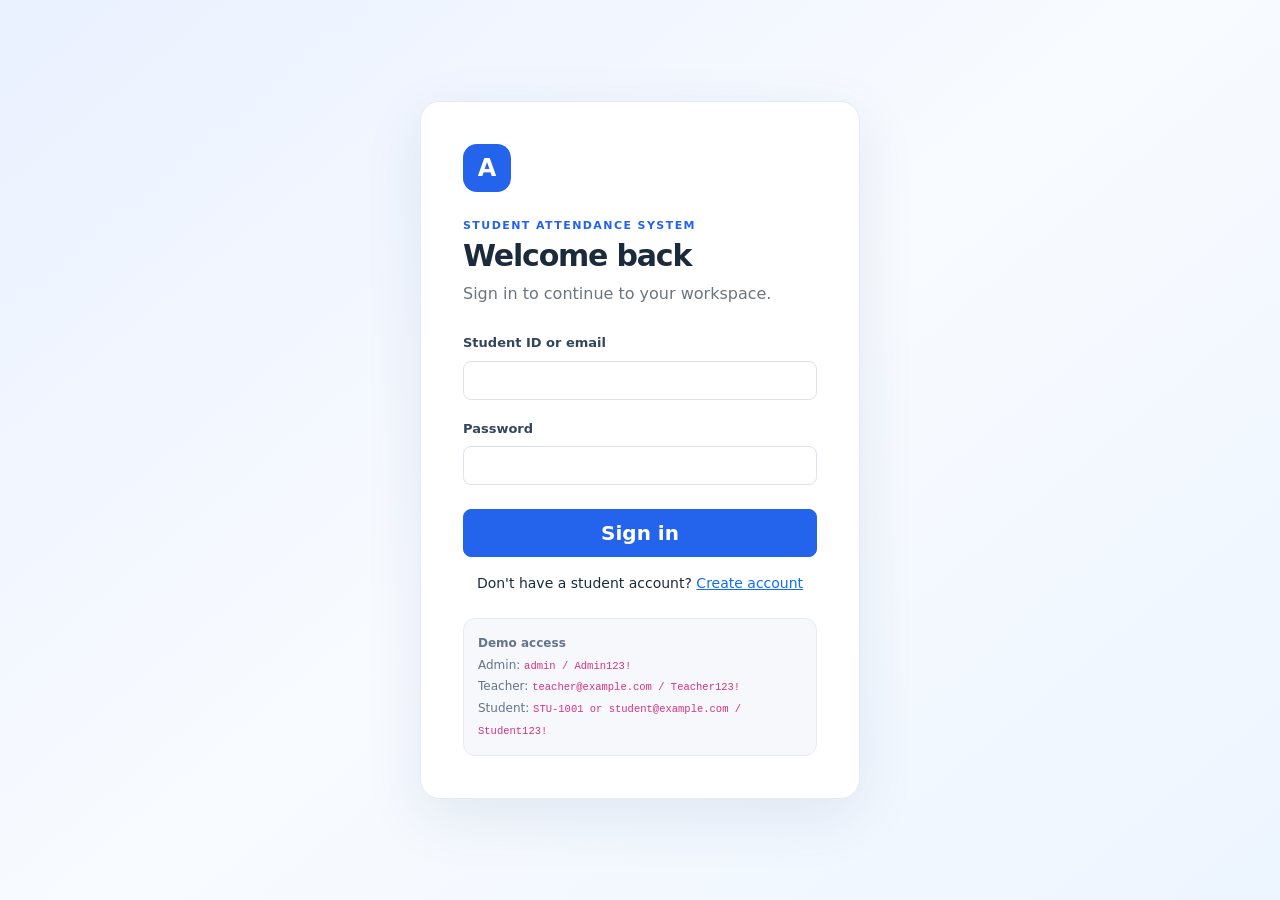
<file: index.html>
<!doctype html>
<html lang="en">
<head><meta charset="utf-8"><meta name="viewport" content="width=device-width, initial-scale=1"><title>Attendance Manager</title></head>
<body><script>
  const role = localStorage.getItem("attendanceRole");
  location.replace(role === "ADMIN" ? "admin-dashboard.html" : role === "TEACHER" ? "teacher-dashboard.html" : role === "STUDENT" ? "student-dashboard.html" : "login.html");
</script></body>
</html>
</file>
<file: css/style.css>
:root{--navy:#102b50;--blue:#2463eb;--pale:#f4f7fc;--muted:#708198;--line:#e6ebf2}
*{box-sizing:border-box}body{margin:0;background:var(--pale);color:#1c2b3c;font-family:Inter,ui-sans-serif,system-ui,-apple-system,"Segoe UI",sans-serif}
.login-page{min-height:100vh;display:grid;place-items:center;padding:24px;background:linear-gradient(140deg,#eaf1ff,#f8fbff 50%,#edf5ff)}
.login-card{width:min(100%,440px);padding:42px;background:#fff;border:1px solid var(--line);border-radius:20px;box-shadow:0 18px 60px #24446b18}
.brand-mark{height:48px;width:48px;display:grid;place-items:center;background:var(--blue);color:white;border-radius:14px;font-weight:800;font-size:24px;margin-bottom:26px}
.eyebrow{font-size:11px;letter-spacing:.13em;font-weight:800;color:var(--blue)}.login-card h1{font-size:30px;font-weight:750;letter-spacing:-.04em}
.demo-hint{background:#f6f8fc;border:1px solid var(--line);border-radius:12px;padding:14px;font-size:12px;line-height:1.8;color:#64748b}
.sidebar{position:fixed;inset:0 auto 0 0;width:250px;background:var(--navy);color:#c4d2e5;padding:24px 16px;z-index:10;display:flex;flex-direction:column}
.sidebar-brand{display:flex;align-items:center;gap:12px;color:white;font-weight:750;font-size:17px;padding:0 10px 32px;text-decoration:none}
.sidebar-brand .brand-mark{margin:0;width:36px;height:36px;border-radius:11px;font-size:18px}
.nav-caption{font-size:10px;letter-spacing:.15em;color:#8297b3;padding:0 12px;margin:6px 0 10px}
.side-link{padding:11px 12px;border-radius:9px;text-decoration:none;color:#c4d2e5;font-size:14px;margin:2px 0;display:flex;gap:12px;align-items:center}
.side-link:hover,.side-link.active{color:#fff;background:#ffffff18}.side-icon{width:18px;text-align:center;font-size:16px}
.sidebar-bottom{margin-top:auto;border-top:1px solid #ffffff1c;padding:16px 8px 0;font-size:12px}.user-chip{color:white;font-weight:650;overflow:hidden;text-overflow:ellipsis}
.main-area{margin-left:250px;min-height:100vh}.topbar{height:72px;background:white;border-bottom:1px solid var(--line);display:flex;align-items:center;justify-content:space-between;padding:0 34px;position:sticky;top:0;z-index:5}
.page-content{padding:30px 34px;max-width:1500px;margin:auto}.page-heading{display:flex;justify-content:space-between;align-items:flex-start;gap:16px;margin-bottom:24px}
.page-heading h1{font-size:25px;font-weight:750;letter-spacing:-.035em;margin:0 0 6px}.page-heading p{color:var(--muted);margin:0;font-size:14px}
.content-card,.stat-card{background:white;border:1px solid var(--line);border-radius:14px;box-shadow:0 3px 15px #223a5905}
.content-card{padding:22px;margin-bottom:20px}.stat-card{padding:21px;height:100%}.stat-label{font-size:13px;color:var(--muted);font-weight:550}.stat-number{font-size:29px;font-weight:750;margin:8px 0 2px;letter-spacing:-.04em}.stat-icon{width:40px;height:40px;border-radius:12px;background:#edf3ff;color:var(--blue);display:grid;place-items:center;font-size:19px}
.table{--bs-table-bg:transparent;margin-bottom:0}.table thead th{font-size:11px;text-transform:uppercase;letter-spacing:.07em;color:#77869a;border-bottom-color:var(--line);font-weight:700;white-space:nowrap}.table td{vertical-align:middle;color:#334155;font-size:13px;border-bottom-color:#eef1f5}
.table-responsive{border:1px solid var(--line);border-radius:10px}.table-responsive .table{min-width:650px}.form-label{font-size:13px;font-weight:650;color:#34465c}.form-control,.form-select{border-color:#dce3ed;border-radius:8px;font-size:14px}.form-control:focus,.form-select:focus{border-color:#7ea1f8;box-shadow:0 0 0 .2rem #2463eb18}
.btn{font-weight:600;border-radius:8px}.btn-primary{background:var(--blue);border-color:var(--blue)}.btn-light{border:1px solid var(--line);background:#fff}
.badge-status{border-radius:20px;padding:6px 9px;font-size:11px;font-weight:700}.status-present{background:#e9f8f0;color:#13834a}.status-absent{background:#fff0f0;color:#bf3e45}.status-late{background:#fff5df;color:#9a6800}
.inline-alert{margin-bottom:18px}.empty-state{padding:35px;text-align:center;color:var(--muted);font-size:14px}.loading-state{padding:70px;text-align:center;color:var(--muted)}
.activity-row{display:flex;align-items:center;gap:12px;padding:13px 0;border-bottom:1px solid #eef1f5}.activity-row:last-child{border:0}.avatar{width:35px;height:35px;border-radius:50%;display:grid;place-items:center;background:#edf3ff;color:var(--blue);font-size:12px;font-weight:750}
.table-actions{white-space:nowrap}.mobile-menu{display:none}.search-box{max-width:270px}.text-small{font-size:12px;color:var(--muted)}
@media(max-width:900px){.sidebar{width:218px}.main-area{margin-left:218px}.topbar{padding:0 22px}.page-content{padding:24px 22px}}
@media(max-width:700px){.sidebar{transform:translateX(-100%);transition:transform .2s}.sidebar.open{transform:translateX(0)}.main-area{margin-left:0}.topbar{height:62px;padding:0 16px}.page-content{padding:22px 15px}.mobile-menu{display:inline-flex}.page-heading{align-items:center}.page-heading h1{font-size:22px}.login-card{padding:30px 24px}}
</file>
